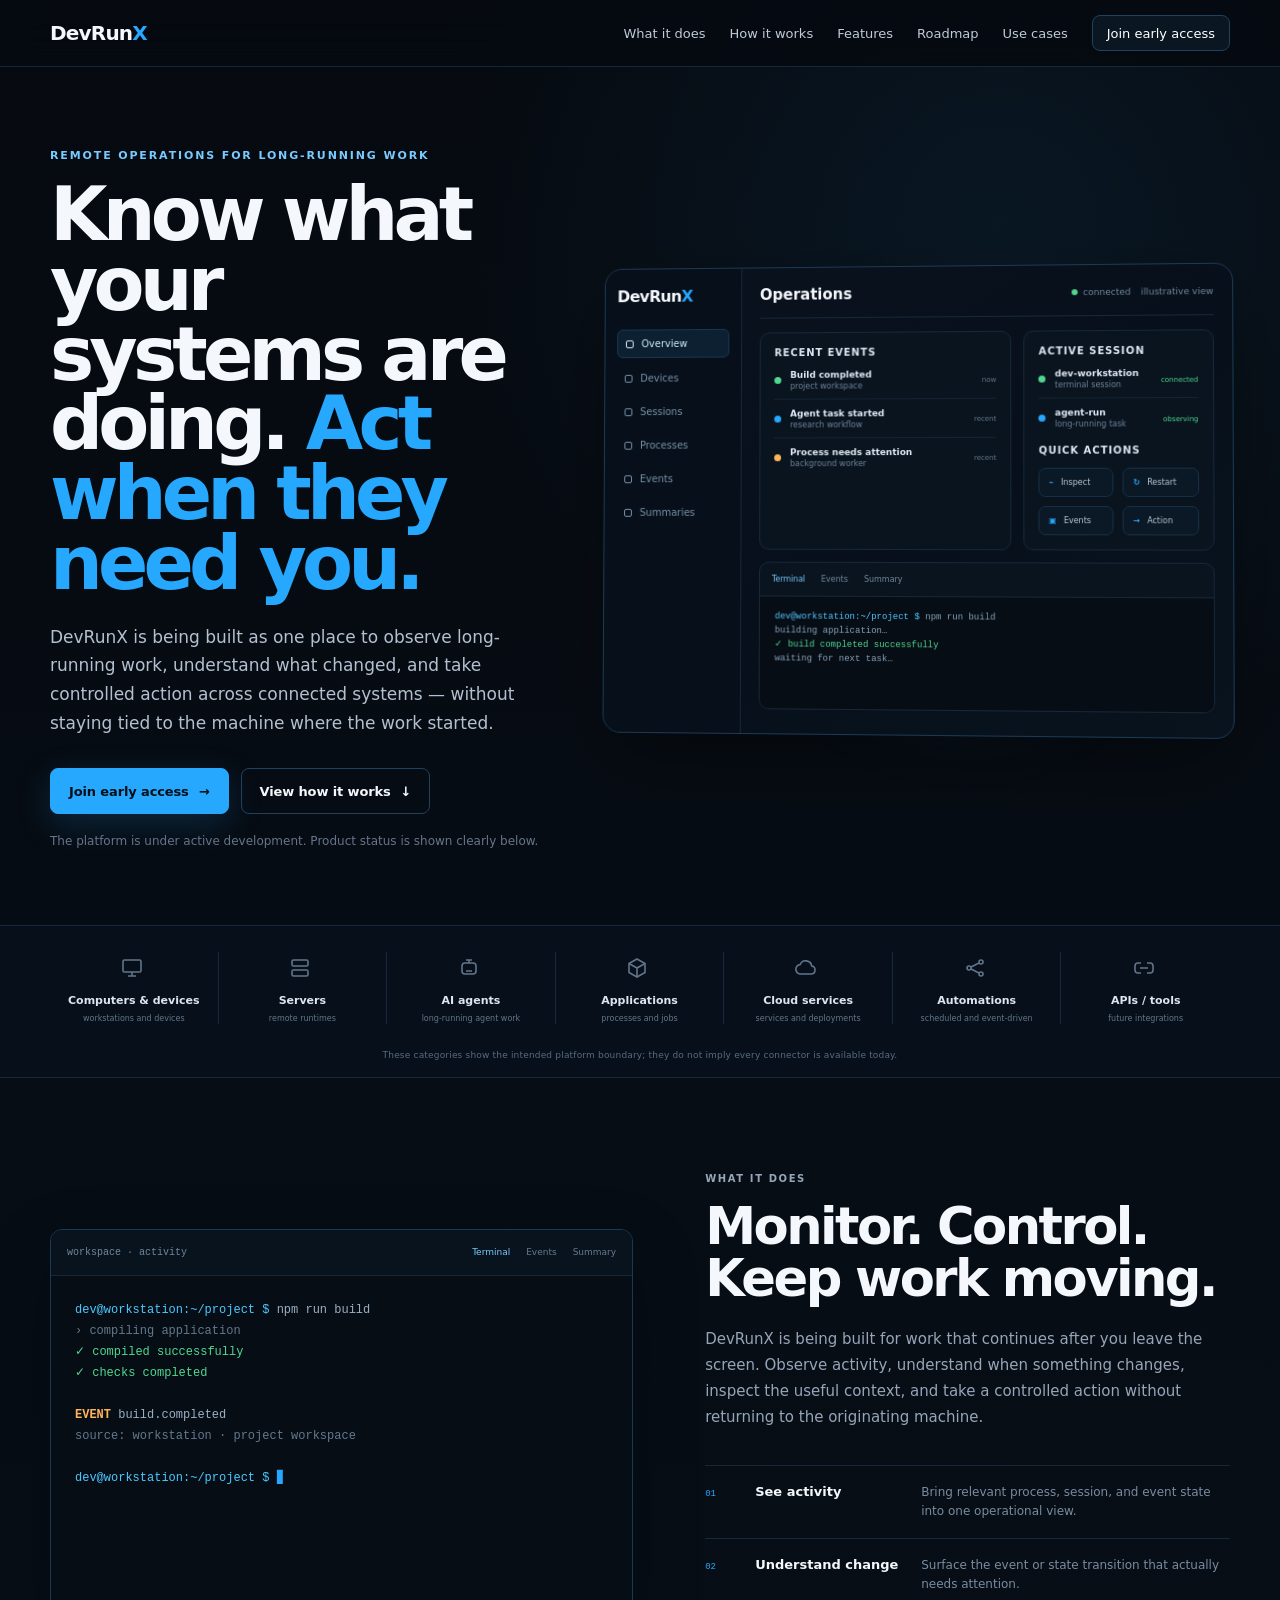
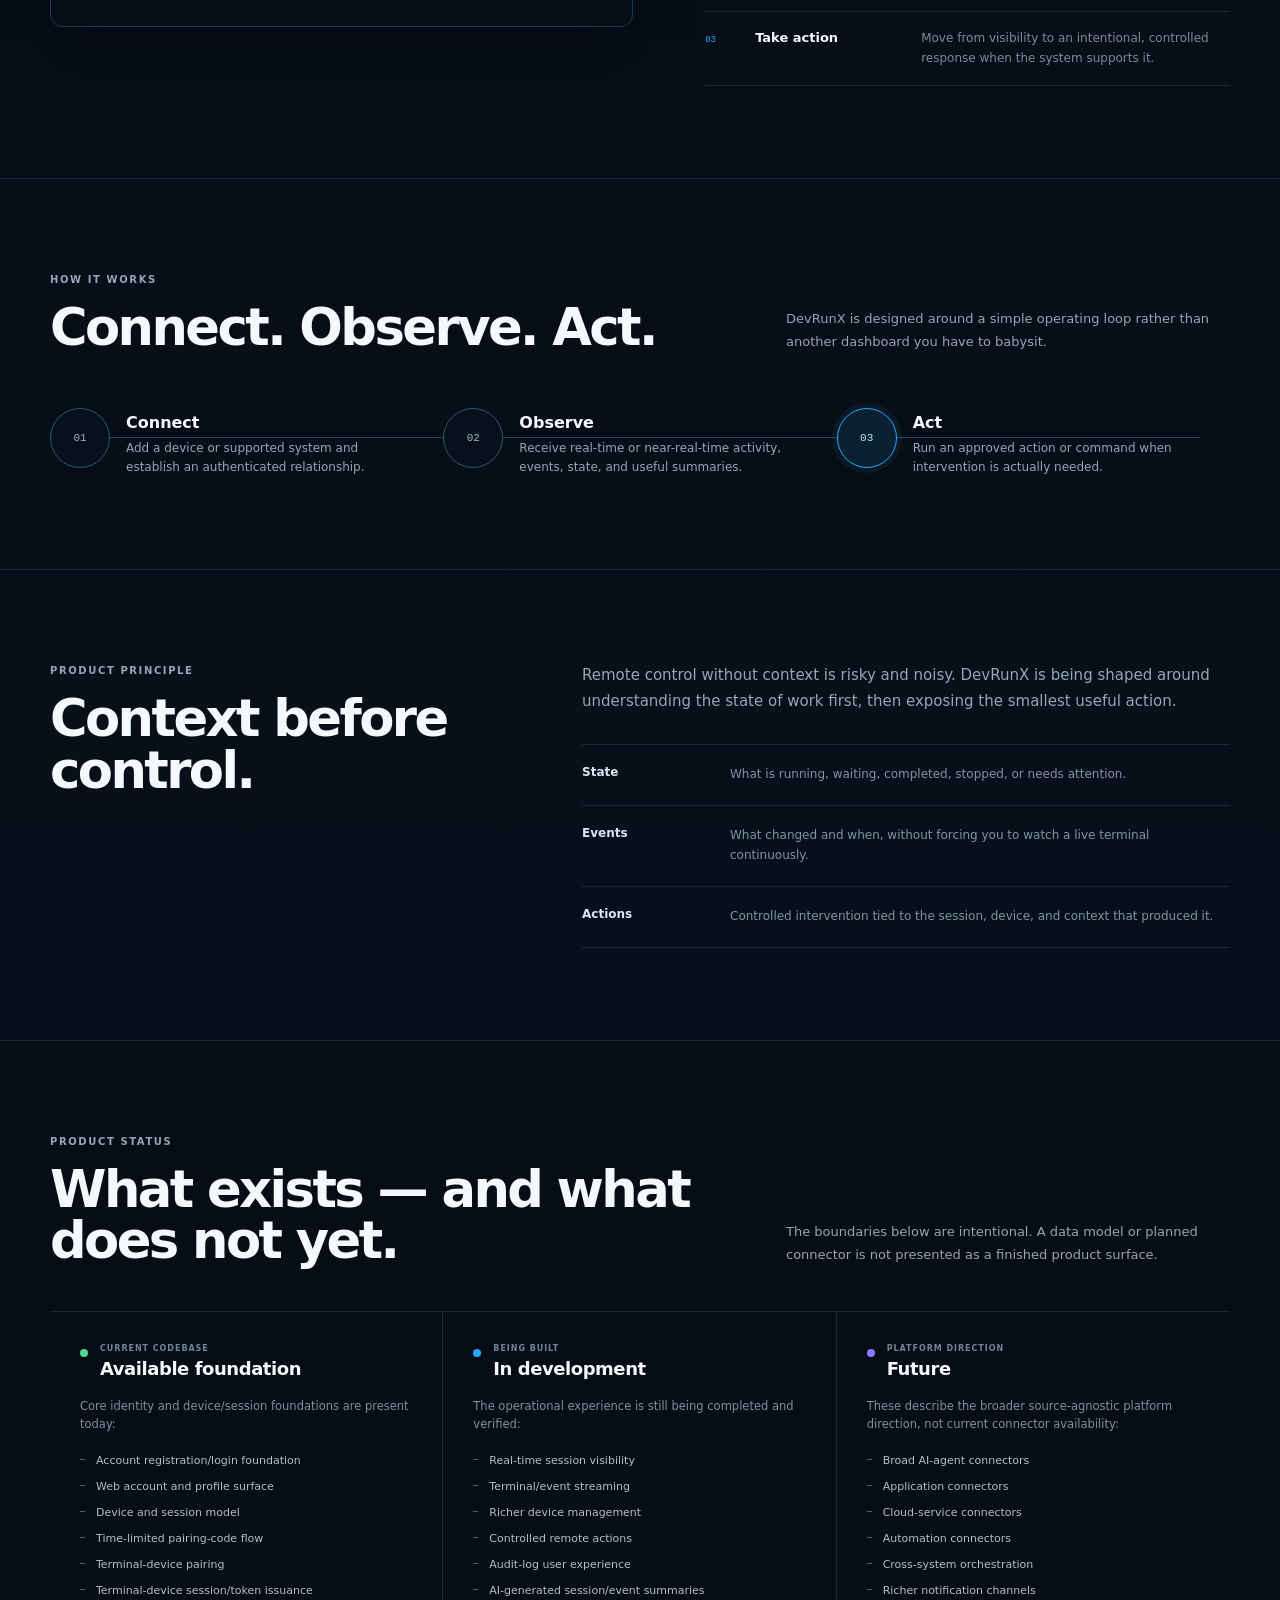
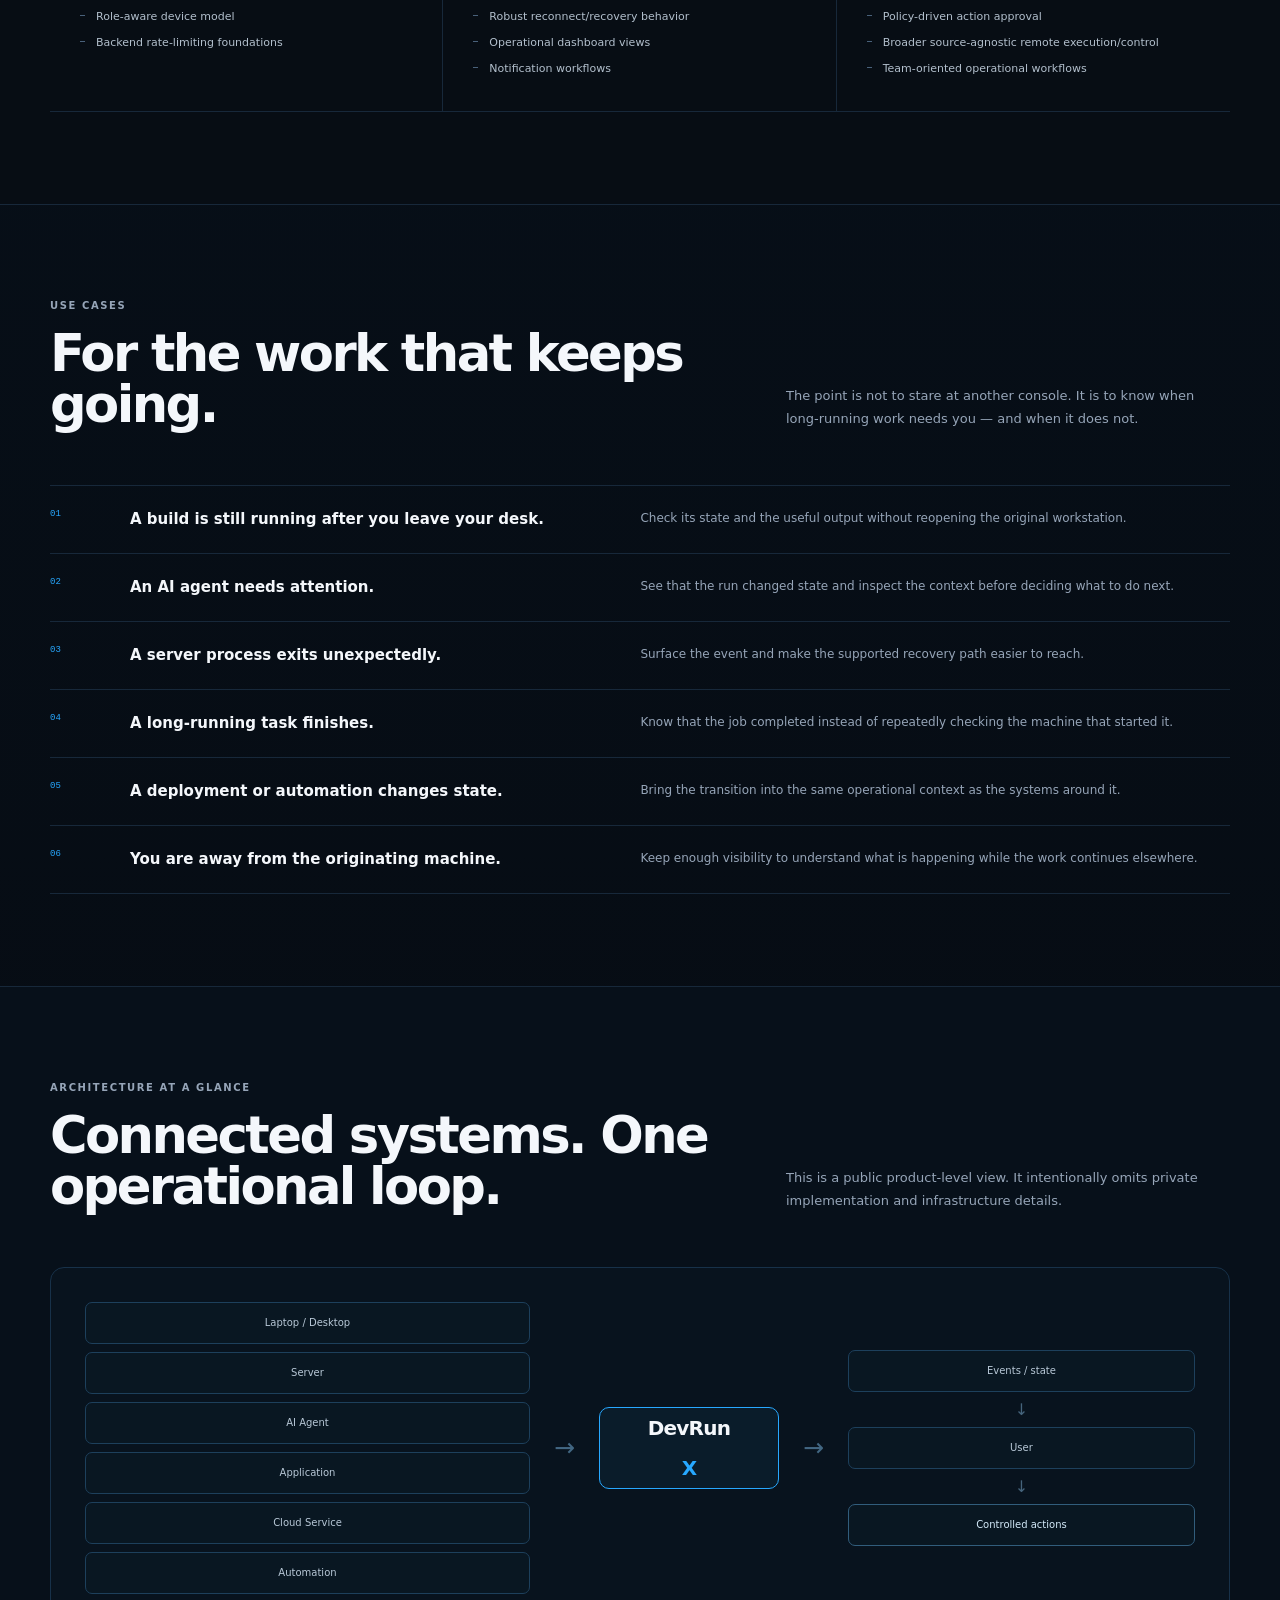
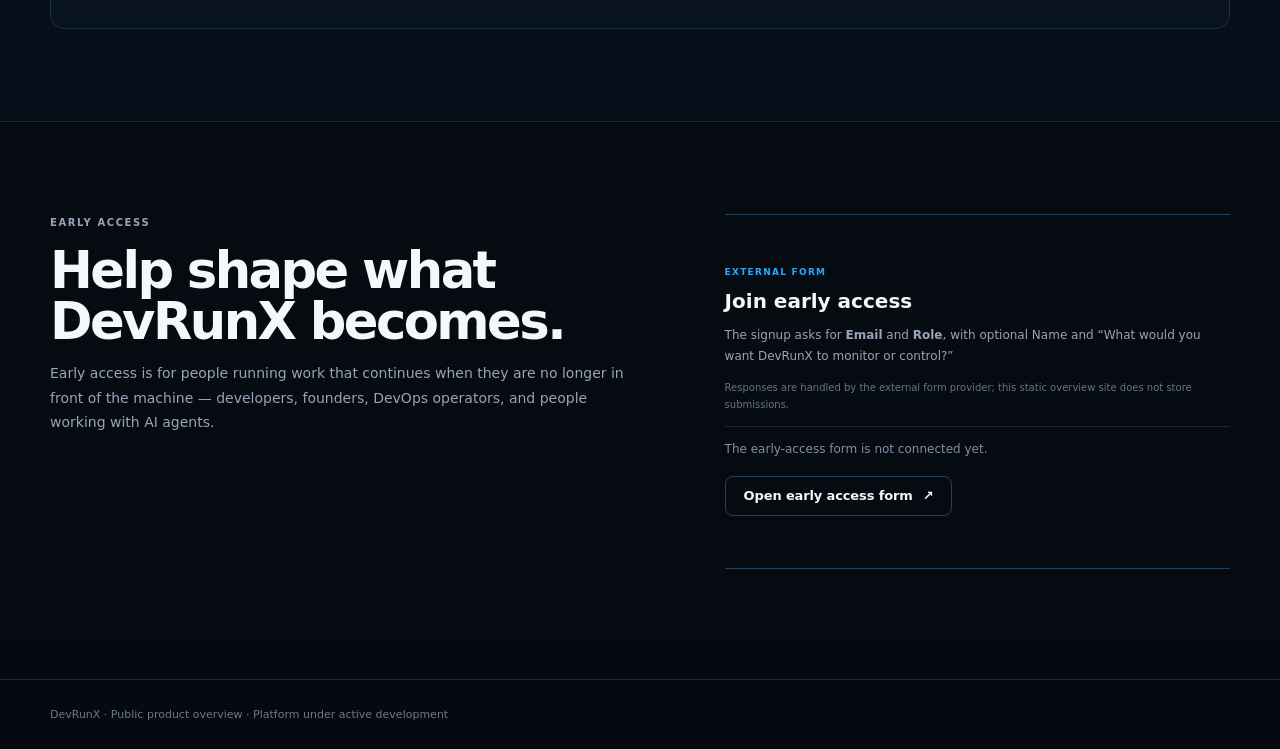
<file: index.html>
<!doctype html>
<html lang="en">
<head>
  <meta charset="utf-8" />
  <meta name="viewport" content="width=device-width,initial-scale=1" />
  <title>DevRunX — Know what your systems are doing</title>
  <meta name="description" content="DevRunX is being built to help you monitor long-running work, understand what changed, and take controlled action from anywhere." />
  <meta name="theme-color" content="#060a10" />
  <link rel="icon" href="favicon.svg" type="image/svg+xml" />
  <link rel="stylesheet" href="styles.css" />
</head>
<body>
  <header class="site-header">
    <div class="shell nav">
      <a class="brand" href="#top" aria-label="DevRunX home">DevRun<span class="brand-x">X</span></a>
      <button class="nav-toggle" type="button" aria-expanded="false" aria-controls="primary-nav" aria-label="Open navigation">
        <span aria-hidden="true"></span><span aria-hidden="true"></span>
      </button>
      <nav id="primary-nav" class="nav-links" aria-label="Primary navigation">
        <a href="#what-it-does">What it does</a>
        <a href="#how-it-works">How it works</a>
        <a href="#features">Features</a>
        <a href="#roadmap">Roadmap</a>
        <a href="#use-cases">Use cases</a>
        <a class="nav-cta" href="#early-access">Join early access</a>
      </nav>
    </div>
  </header>

  <main id="top">
    <section class="hero" aria-labelledby="hero-title">
      <div class="shell hero-grid">
        <div class="hero-copy">
          <p class="eyebrow">Remote operations for long-running work</p>
          <h1 id="hero-title">Know what your systems are doing. <span>Act when they need you.</span></h1>
          <p class="hero-lead">
            DevRunX is being built as one place to observe long-running work, understand what changed,
            and take controlled action across connected systems — without staying tied to the machine where the work started.
          </p>
          <div class="hero-actions">
            <a class="button primary" href="#early-access">Join early access <span aria-hidden="true">→</span></a>
            <a class="button" href="#how-it-works">View how it works <span aria-hidden="true">↓</span></a>
          </div>
          <p class="hero-note">The platform is under active development. Product status is shown clearly below.</p>
        </div>

        <div class="dashboard-stage" aria-label="Illustrative DevRunX operational dashboard">
          <div class="dashboard">
            <aside class="dash-sidebar" aria-hidden="true">
              <div class="dash-logo">DevRun<span class="brand-x">X</span></div>
              <div class="dash-nav">
                <span class="active"><i class="dot-icon"></i> Overview</span>
                <span><i class="dot-icon"></i> Devices</span>
                <span><i class="dot-icon"></i> Sessions</span>
                <span><i class="dot-icon"></i> Processes</span>
                <span><i class="dot-icon"></i> Events</span>
                <span><i class="dot-icon"></i> Summaries</span>
              </div>
            </aside>
            <div class="dash-main">
              <div class="dash-top">
                <strong class="dash-title">Operations</strong>
                <div class="dash-state" aria-hidden="true">
                  <span><i class="state-dot"></i> connected</span>
                  <span>illustrative view</span>
                </div>
              </div>

              <div class="dash-grid">
                <section class="panel">
                  <h3>Recent events</h3>
                  <div class="event-list">
                    <div class="event">
                      <i class="event-mark ok"></i>
                      <div class="event-copy"><strong>Build completed</strong><span>project workspace</span></div>
                      <span class="event-time">now</span>
                    </div>
                    <div class="event">
                      <i class="event-mark"></i>
                      <div class="event-copy"><strong>Agent task started</strong><span>research workflow</span></div>
                      <span class="event-time">recent</span>
                    </div>
                    <div class="event">
                      <i class="event-mark warn"></i>
                      <div class="event-copy"><strong>Process needs attention</strong><span>background worker</span></div>
                      <span class="event-time">recent</span>
                    </div>
                  </div>
                </section>

                <section class="panel">
                  <h3>Active session</h3>
                  <div class="session-list">
                    <div class="session">
                      <i class="event-mark ok"></i>
                      <div><strong>dev-workstation</strong><span>terminal session</span></div>
                      <span class="session-status">connected</span>
                    </div>
                    <div class="session">
                      <i class="event-mark"></i>
                      <div><strong>agent-run</strong><span>long-running task</span></div>
                      <span class="session-status">observing</span>
                    </div>
                  </div>
                  <h3 style="margin-top:16px">Quick actions</h3>
                  <div class="quick-list">
                    <span class="quick"><b class="quick-glyph">⌁</b> Inspect</span>
                    <span class="quick"><b class="quick-glyph">↻</b> Restart</span>
                    <span class="quick"><b class="quick-glyph">▣</b> Events</span>
                    <span class="quick"><b class="quick-glyph">→</b> Action</span>
                  </div>
                </section>

                <section class="panel terminal-mini">
                  <div class="terminal-tabs"><span class="active">Terminal</span><span>Events</span><span>Summary</span></div>
                  <pre class="terminal-body"><span class="cyan">dev@workstation:~/project $</span> npm run build
building application…
<span class="ok">✓ build completed successfully</span>
waiting for next task…</pre>
                </section>
              </div>
            </div>
          </div>
        </div>
      </div>
    </section>

    <section class="system-strip" aria-label="DevRunX platform direction">
      <div class="shell system-strip-inner">
        <div class="system-item">
          <span class="system-icon" aria-hidden="true"><svg aria-hidden="true" viewBox="0 0 24 24"><rect x="3" y="4" width="18" height="12" rx="1.5"/><path d="M8 20h8M12 16v4"/></svg></span>
          <strong>Computers &amp; devices</strong><span>workstations and devices</span>
        </div>
        <div class="system-item">
          <span class="system-icon" aria-hidden="true"><svg aria-hidden="true" viewBox="0 0 24 24"><rect x="4" y="4" width="16" height="6" rx="1.5"/><rect x="4" y="14" width="16" height="6" rx="1.5"/><path d="M7 7h.01M7 17h.01"/></svg></span>
          <strong>Servers</strong><span>remote runtimes</span>
        </div>
        <div class="system-item">
          <span class="system-icon" aria-hidden="true"><svg aria-hidden="true" viewBox="0 0 24 24"><rect x="5" y="7" width="14" height="11" rx="3"/><path d="M9 11h.01M15 11h.01M9 15h6M12 7V4M9 4h6"/></svg></span>
          <strong>AI agents</strong><span>long-running agent work</span>
        </div>
        <div class="system-item">
          <span class="system-icon" aria-hidden="true"><svg aria-hidden="true" viewBox="0 0 24 24"><path d="m12 3 8 4.5v9L12 21l-8-4.5v-9L12 3Z"/><path d="m4 7.5 8 4.5 8-4.5M12 12v9"/></svg></span>
          <strong>Applications</strong><span>processes and jobs</span>
        </div>
        <div class="system-item">
          <span class="system-icon" aria-hidden="true"><svg aria-hidden="true" viewBox="0 0 24 24"><path d="M7 18h10a4 4 0 0 0 .7-7.94A6 6 0 0 0 6.2 8.5 4.5 4.5 0 0 0 7 18Z"/></svg></span>
          <strong>Cloud services</strong><span>services and deployments</span>
        </div>
        <div class="system-item">
          <span class="system-icon" aria-hidden="true"><svg aria-hidden="true" viewBox="0 0 24 24"><circle cx="6" cy="12" r="2"/><circle cx="18" cy="6" r="2"/><circle cx="18" cy="18" r="2"/><path d="m8 11 8-4M8 13l8 4"/></svg></span>
          <strong>Automations</strong><span>scheduled and event-driven</span>
        </div>
        <div class="system-item">
          <span class="system-icon" aria-hidden="true"><svg aria-hidden="true" viewBox="0 0 24 24"><path d="M9 7H6a3 3 0 0 0-3 3v4a3 3 0 0 0 3 3h3M15 7h3a3 3 0 0 1 3 3v4a3 3 0 0 1-3 3h-3M8 12h8"/></svg></span>
          <strong>APIs / tools</strong><span>future integrations</span>
        </div>
      </div>
      <p class="system-disclaimer">These categories show the intended platform boundary; they do not imply every connector is available today.</p>
    </section>

    <section id="what-it-does" class="section">
      <div class="shell work-grid">
        <div class="terminal-window" aria-label="Illustrative terminal and event activity">
          <div class="window-bar">
            <span class="window-title">workspace · activity</span>
            <div class="window-tabs"><span class="active">Terminal</span><span>Events</span><span>Summary</span></div>
          </div>
          <pre class="terminal-large"><span class="prompt">dev@workstation:~/project $</span> npm run build
<span class="dim">› compiling application</span>
<span class="ok">✓ compiled successfully</span>
<span class="ok">✓ checks completed</span>

<span class="event-line">EVENT</span> build.completed
<span class="dim">source: workstation · project workspace</span>

<span class="prompt">dev@workstation:~/project $</span> <span class="cursor">▋</span></pre>
        </div>
        <div class="work-copy">
          <p class="section-kicker">What it does</p>
          <h2>Monitor. Control. Keep work moving.</h2>
          <p>
            DevRunX is being built for work that continues after you leave the screen. Observe activity,
            understand when something changes, inspect the useful context, and take a controlled action
            without returning to the originating machine.
          </p>
          <div class="capability-lines">
            <div><span>01</span><strong>See activity</strong><p>Bring relevant process, session, and event state into one operational view.</p></div>
            <div><span>02</span><strong>Understand change</strong><p>Surface the event or state transition that actually needs attention.</p></div>
            <div><span>03</span><strong>Take action</strong><p>Move from visibility to an intentional, controlled response when the system supports it.</p></div>
          </div>
        </div>
      </div>
    </section>

    <section id="how-it-works" class="section process-section">
      <div class="shell">
        <div class="section-heading-row">
          <div>
            <p class="section-kicker">How it works</p>
            <h2>Connect. Observe. Act.</h2>
          </div>
          <p>DevRunX is designed around a simple operating loop rather than another dashboard you have to babysit.</p>
        </div>
        <div class="process-rail" aria-label="DevRunX operating loop">
          <article class="process-step">
            <div class="process-node">01</div>
            <div><h3>Connect</h3><p>Add a device or supported system and establish an authenticated relationship.</p></div>
          </article>
          <article class="process-step">
            <div class="process-node">02</div>
            <div><h3>Observe</h3><p>Receive real-time or near-real-time activity, events, state, and useful summaries.</p></div>
          </article>
          <article class="process-step">
            <div class="process-node active">03</div>
            <div><h3>Act</h3><p>Run an approved action or command when intervention is actually needed.</p></div>
          </article>
        </div>
      </div>
    </section>

    <section id="features" class="section signal-section">
      <div class="shell signal-layout">
        <div>
          <p class="section-kicker">Product principle</p>
          <h2>Context before control.</h2>
        </div>
        <div class="signal-copy">
          <p>
            Remote control without context is risky and noisy. DevRunX is being shaped around understanding the state
            of work first, then exposing the smallest useful action.
          </p>
          <dl class="signal-list">
            <div><dt>State</dt><dd>What is running, waiting, completed, stopped, or needs attention.</dd></div>
            <div><dt>Events</dt><dd>What changed and when, without forcing you to watch a live terminal continuously.</dd></div>
            <div><dt>Actions</dt><dd>Controlled intervention tied to the session, device, and context that produced it.</dd></div>
          </dl>
        </div>
      </div>
    </section>

    <section id="roadmap" class="section roadmap-section">
      <div class="shell">
        <div class="section-heading-row roadmap-head">
          <div>
            <p class="section-kicker">Product status</p>
            <h2>What exists — and what does not yet.</h2>
          </div>
          <p>The boundaries below are intentional. A data model or planned connector is not presented as a finished product surface.</p>
        </div>

        <div class="status-columns">
          <section id="available" class="status-column available">
            <div class="status-head"><span class="status-mark"></span><div><span class="status-label">Current codebase</span><h3>Available foundation</h3></div></div>
            <p>Core identity and device/session foundations are present today:</p>
            <ul>
              <li>Account registration/login foundation</li>
              <li>Web account and profile surface</li>
              <li>Device and session model</li>
              <li>Time-limited pairing-code flow</li>
              <li>Terminal-device pairing</li>
              <li>Terminal-device session/token issuance</li>
              <li>Role-aware device model</li>
              <li>Backend rate-limiting foundations</li>
            </ul>
          </section>

          <section id="in-development" class="status-column developing">
            <div class="status-head"><span class="status-mark"></span><div><span class="status-label">Being built</span><h3>In development</h3></div></div>
            <p>The operational experience is still being completed and verified:</p>
            <ul>
              <li>Real-time session visibility</li>
              <li>Terminal/event streaming</li>
              <li>Richer device management</li>
              <li>Controlled remote actions</li>
              <li>Audit-log user experience</li>
              <li>AI-generated session/event summaries</li>
              <li>Robust reconnect/recovery behavior</li>
              <li>Operational dashboard views</li>
              <li>Notification workflows</li>
            </ul>
          </section>

          <section id="future" class="status-column future">
            <div class="status-head"><span class="status-mark"></span><div><span class="status-label">Platform direction</span><h3>Future</h3></div></div>
            <p>These describe the broader source-agnostic platform direction, not current connector availability:</p>
            <ul>
              <li>Broad AI-agent connectors</li>
              <li>Application connectors</li>
              <li>Cloud-service connectors</li>
              <li>Automation connectors</li>
              <li>Cross-system orchestration</li>
              <li>Richer notification channels</li>
              <li>Policy-driven action approval</li>
              <li>Broader source-agnostic remote execution/control</li>
              <li>Team-oriented operational workflows</li>
            </ul>
          </section>
        </div>
      </div>
    </section>

    <section id="use-cases" class="section">
      <div class="shell">
        <div class="section-heading-row">
          <div><p class="section-kicker">Use cases</p><h2>For the work that keeps going.</h2></div>
          <p>The point is not to stare at another console. It is to know when long-running work needs you — and when it does not.</p>
        </div>
        <div class="use-case-list">
          <article><span>01</span><h3>A build is still running after you leave your desk.</h3><p>Check its state and the useful output without reopening the original workstation.</p></article>
          <article><span>02</span><h3>An AI agent needs attention.</h3><p>See that the run changed state and inspect the context before deciding what to do next.</p></article>
          <article><span>03</span><h3>A server process exits unexpectedly.</h3><p>Surface the event and make the supported recovery path easier to reach.</p></article>
          <article><span>04</span><h3>A long-running task finishes.</h3><p>Know that the job completed instead of repeatedly checking the machine that started it.</p></article>
          <article><span>05</span><h3>A deployment or automation changes state.</h3><p>Bring the transition into the same operational context as the systems around it.</p></article>
          <article><span>06</span><h3>You are away from the originating machine.</h3><p>Keep enough visibility to understand what is happening while the work continues elsewhere.</p></article>
        </div>
      </div>
    </section>

    <section id="architecture" class="section architecture-section">
      <div class="shell">
        <div class="section-heading-row">
          <div><p class="section-kicker">Architecture at a glance</p><h2>Connected systems. One operational loop.</h2></div>
          <p>This is a public product-level view. It intentionally omits private implementation and infrastructure details.</p>
        </div>
        <div class="architecture-map" role="img" aria-label="Connected systems send events and state through DevRunX to a user who can take controlled actions">
          <div class="source-stack">
            <span>Laptop / Desktop</span>
            <span>Server</span>
            <span>AI Agent</span>
            <span>Application</span>
            <span>Cloud Service</span>
            <span>Automation</span>
          </div>
          <div class="arch-arrow" aria-hidden="true">→</div>
          <div class="arch-core">DevRun<span>X</span></div>
          <div class="arch-arrow" aria-hidden="true">→</div>
          <div class="arch-flow">
            <span>Events / state</span>
            <b aria-hidden="true">↓</b>
            <span>User</span>
            <b aria-hidden="true">↓</b>
            <span class="action-node">Controlled actions</span>
          </div>
        </div>
      </div>
    </section>

    <section id="early-access" class="section early-access-section">
      <div class="shell early-access-shell">
        <div>
          <p class="section-kicker">Early access</p>
          <h2>Help shape what DevRunX becomes.</h2>
          <p>Early access is for people running work that continues when they are no longer in front of the machine — developers, founders, DevOps operators, and people working with AI agents.</p>
        </div>
        <div class="early-access-panel" data-early-access-embed aria-label="Early access form">
          <div class="form-pending" data-form-pending>
            <span class="form-state">External form</span>
            <strong>Join early access</strong>
            <p>The signup asks for <b>Email</b> and <b>Role</b>, with optional Name and “What would you want DevRunX to monitor or control?”</p>
            <p class="form-note">Responses are handled by the external form provider; this static overview site does not store submissions.</p>
            <p class="form-connection" data-form-state>The Tally form connection is pending.</p>
            <a id="early-access-fallback" class="button form-link" href="#" hidden rel="noopener">Open early access form <span aria-hidden="true">↗</span></a>
          </div>
        </div>
      </div>
    </section>
  </main>

  <footer><div class="shell">DevRunX · Public product overview · Platform under active development</div></footer>
  <script src="site-config.js"></script>
  <script src="site.js" defer></script>
</body>
</html>
</file>
<file: styles.css>
:root{
  --bg:#060a10;
  --bg-soft:#09111b;
  --surface:#0b1521;
  --surface-2:#0e1a28;
  --text:#f4f7fb;
  --muted:#96a5b8;
  --muted-2:#66758a;
  --accent:#27a8ff;
  --accent-2:#79caff;
  --line:#17283a;
  --line-bright:#21415f;
  --ok:#50d890;
  --warn:#ffb45c;
  --danger:#ff6f7c;
  --max:1180px;
  --radius:14px;
  color-scheme:dark;
}
*{box-sizing:border-box}
html{scroll-behavior:smooth;background:var(--bg)}
body{
  margin:0;
  min-width:320px;
  overflow-x:hidden;
  background:
    radial-gradient(circle at 78% 4%,rgba(39,168,255,.08),transparent 34rem),
    linear-gradient(180deg,#060a10 0%,#07101a 46%,#060a10 100%);
  color:var(--text);
  font-family:Inter,ui-sans-serif,system-ui,-apple-system,BlinkMacSystemFont,"Segoe UI",sans-serif;
  -webkit-font-smoothing:antialiased;
}
a{color:inherit;text-decoration:none}
button,a{outline-offset:4px}
a:focus-visible,button:focus-visible{outline:2px solid var(--accent-2)}
svg{display:block}
.shell{width:min(var(--max),calc(100% - 40px));margin-inline:auto}
.site-header{
  position:sticky;top:0;z-index:30;
  border-bottom:1px solid rgba(33,65,95,.55);
  background:rgba(6,10,16,.88);
  backdrop-filter:blur(16px);
}
.nav{min-height:66px;display:flex;align-items:center;justify-content:space-between;gap:24px}
.brand{font-weight:800;letter-spacing:-.04em;font-size:20px}
.brand-x{color:var(--accent)}
.nav-links{display:flex;align-items:center;gap:24px;color:#c0cada;font-size:13px}
.nav-links a{transition:color .18s ease}
.nav-links a:hover{color:white}
.nav-links .nav-cta{
  min-height:36px;padding:0 14px;display:inline-flex;align-items:center;
  border:1px solid var(--line-bright);border-radius:8px;color:white;background:#0a1622;
}

.hero{position:relative;border-bottom:1px solid var(--line)}
.hero-grid{
  min-height:700px;
  display:grid;
  grid-template-columns:minmax(0,.88fr) minmax(500px,1.12fr);
  gap:54px;
  align-items:center;
  padding:82px 0 74px;
}
.hero-copy{position:relative;z-index:2;max-width:590px}
.eyebrow{
  margin:0 0 18px;
  color:var(--accent-2);
  font-size:11px;font-weight:800;letter-spacing:.17em;text-transform:uppercase;
}
.hero h1{
  margin:0;
  font-size:clamp(3.2rem,5.8vw,5.8rem);
  line-height:.94;
  letter-spacing:-.065em;
  font-weight:740;
}
.hero h1 span{color:var(--accent)}
.hero-lead{
  margin:24px 0 0;
  max-width:590px;
  color:#b4c0d0;
  font-size:17px;
  line-height:1.7;
}
.hero-actions{display:flex;align-items:center;gap:12px;margin-top:30px;flex-wrap:wrap}
.button{
  min-height:46px;
  display:inline-flex;align-items:center;justify-content:center;gap:10px;
  padding:0 18px;border:1px solid var(--line-bright);border-radius:8px;
  font-size:13px;font-weight:750;letter-spacing:-.01em;
  transition:transform .18s ease,border-color .18s ease,background .18s ease;
}
.button:hover{transform:translateY(-1px);border-color:#356a94}
.button.primary{
  background:var(--accent);border-color:var(--accent);color:#03101a;
  box-shadow:0 10px 34px rgba(39,168,255,.18)
}
.hero-note{margin:18px 0 0;color:var(--muted-2);font-size:12px;line-height:1.6}

.dashboard-stage{position:relative;perspective:1200px}
.dashboard-stage::before{
  content:"";position:absolute;inset:14% 2% -6% 18%;
  background:radial-gradient(circle,rgba(39,168,255,.16),transparent 65%);
  filter:blur(32px);pointer-events:none
}
.dashboard{
  position:relative;z-index:2;overflow:hidden;
  display:grid;grid-template-columns:140px 1fr;
  min-height:470px;
  border:1px solid #1c3a56;
  border-radius:18px;
  background:linear-gradient(145deg,#09121d,#07101a 55%,#08131e);
  box-shadow:0 28px 80px rgba(0,0,0,.36);
  transform:rotateY(-3deg) rotateX(1deg);
}
.dash-sidebar{
  border-right:1px solid var(--line);
  padding:18px 12px;
  background:#07101a;
}
.dash-logo{font-weight:800;letter-spacing:-.04em;margin-bottom:24px}
.dash-nav{display:grid;gap:7px;color:#7890a8;font-size:10px}
.dash-nav span{
  display:flex;gap:8px;align-items:center;padding:8px;border-radius:6px
}
.dash-nav .active{color:#cfeeff;background:#0d2031;border:1px solid #163754}
.dot-icon{width:8px;height:8px;border:1px solid currentColor;border-radius:2px}
.dash-main{padding:18px}
.dash-top{
  display:flex;justify-content:space-between;align-items:center;
  padding-bottom:14px;border-bottom:1px solid var(--line)
}
.dash-title{font-size:15px;font-weight:780}
.dash-state{display:flex;gap:10px;color:#71869c;font-size:9px}
.dash-state span{display:flex;align-items:center;gap:5px}
.state-dot{width:6px;height:6px;border-radius:999px;background:var(--ok)}
.dash-grid{
  display:grid;
  grid-template-columns:1.15fr .85fr;
  gap:12px;
  margin-top:14px;
}
.panel{border:1px solid var(--line);background:#09141f;border-radius:10px;padding:14px}
.panel h3{margin:0 0 12px;font-size:10px;color:#dce7f3;text-transform:uppercase;letter-spacing:.09em}
.event-list,.session-list,.quick-list{display:grid;gap:9px}
.event,.session{
  display:grid;grid-template-columns:auto 1fr auto;align-items:center;gap:9px;
  padding-bottom:8px;border-bottom:1px solid rgba(23,40,58,.75)
}
.event:last-child,.session:last-child{border-bottom:0;padding-bottom:0}
.event-mark{width:7px;height:7px;border-radius:50%;background:var(--accent)}
.event-mark.ok{background:var(--ok)} .event-mark.warn{background:var(--warn)}
.event-copy strong,.session strong{display:block;font-size:9px;color:#dfeaf6;font-weight:650}
.event-copy span,.session span{display:block;font-size:8px;color:#6f8398;margin-top:2px}
.event-time{font-size:7px;color:#65788b}
.session-status{font-size:7px!important;color:var(--ok)!important}
.quick-list{grid-template-columns:1fr 1fr}
.quick{
  display:flex;gap:7px;align-items:center;padding:9px;border:1px solid #173047;
  border-radius:7px;background:#0b1825;color:#b9c7d5;font-size:8px
}
.quick-glyph{color:var(--accent)}
.terminal-mini{grid-column:1/-1;padding:0;overflow:hidden}
.terminal-tabs{height:34px;display:flex;align-items:center;gap:16px;padding:0 12px;border-bottom:1px solid var(--line);font-size:8px;color:#71879c}
.terminal-tabs .active{color:var(--accent-2)}
.terminal-body{
  margin:0;padding:14px 15px 16px;min-height:112px;
  color:#88a2b8;background:#060d15;
  font:9px/1.55 ui-monospace,SFMono-Regular,Menlo,Consolas,monospace;
  white-space:pre-wrap
}
.terminal-body .ok{color:var(--ok)}
.terminal-body .cyan{color:#54c5ff}

.system-strip{border-bottom:1px solid var(--line);background:#07101a}
.system-strip-inner{
  display:grid;grid-template-columns:repeat(7,minmax(0,1fr));
  padding:26px 0;gap:0
}
.system-item{
  min-width:0;text-align:center;padding:0 12px;border-right:1px solid var(--line)
}
.system-item:last-child{border-right:0}
.system-icon{
  width:28px;height:28px;margin:0 auto 10px;
  display:grid;place-items:center;color:var(--accent)
}
.system-icon svg{width:24px;height:24px;stroke:currentColor;fill:none;stroke-width:1.6}
.system-item strong{display:block;font-size:11px;color:#dce6f1;line-height:1.3}
.system-item span{display:block;margin-top:4px;font-size:8px;line-height:1.4;color:#61758a}
.system-disclaimer{
  margin:0;padding:0 0 17px;text-align:center;color:#566b80;font-size:9px;letter-spacing:.02em
}

.section{padding:92px 0;border-bottom:1px solid var(--line)}
.section-kicker{margin:0 0 14px;color:var(--accent-2);font-size:10px;text-transform:uppercase;font-weight:800;letter-spacing:.16em}
.section h2{margin:0;font-size:clamp(2rem,4vw,4rem);line-height:1;letter-spacing:-.05em}
.section p{color:var(--muted);line-height:1.75}
.status-placeholder{max-width:760px}
footer{padding:28px 0;color:#687b8d;font-size:11px}

@media (max-width:1020px){
  .hero-grid{grid-template-columns:1fr;min-height:auto;padding:70px 0 62px}
  .hero-copy{max-width:760px}
  .dashboard-stage{max-width:820px;width:100%}
  .dashboard{transform:none}
  .system-strip-inner{grid-template-columns:repeat(4,1fr);row-gap:28px}
  .system-item:nth-child(4){border-right:0}
}


.work-grid{display:grid;grid-template-columns:minmax(0,1fr) minmax(0,.9fr);gap:72px;align-items:center}
.terminal-window{overflow:hidden;border:1px solid #1a3953;border-radius:12px;background:#060d15;box-shadow:0 24px 68px rgba(0,0,0,.24)}
.window-bar{min-height:46px;display:flex;align-items:center;justify-content:space-between;gap:18px;padding:0 16px;border-bottom:1px solid var(--line);background:#09131e}
.window-title{font:10px ui-monospace,SFMono-Regular,Menlo,monospace;color:#71879c}
.window-tabs{display:flex;align-items:center;gap:16px;font-size:9px;color:#657a90}
.window-tabs .active{color:var(--accent-2)}
.terminal-large{margin:0;min-height:350px;padding:24px;color:#9bb0c4;font:12px/1.75 ui-monospace,SFMono-Regular,Menlo,Consolas,monospace;white-space:pre-wrap}
.terminal-large .prompt{color:#4cc8ff}.terminal-large .ok{color:var(--ok)}.terminal-large .dim{color:#62798e}.terminal-large .event-line{color:var(--warn);font-weight:700}.cursor{color:var(--accent)}
.work-copy>p:not(.section-kicker){font-size:15px;margin:22px 0 0}
.capability-lines{margin-top:34px;border-top:1px solid var(--line)}
.capability-lines>div{display:grid;grid-template-columns:34px 150px 1fr;gap:16px;align-items:baseline;padding:17px 0;border-bottom:1px solid var(--line)}
.capability-lines span{font:9px ui-monospace,SFMono-Regular,Menlo,monospace;color:var(--accent)}
.capability-lines strong{font-size:13px}.capability-lines p{margin:0;font-size:12px;line-height:1.6;color:#788ca0}

.section-heading-row{display:grid;grid-template-columns:minmax(0,1.2fr) minmax(260px,.8fr);gap:70px;align-items:end;margin-bottom:54px}
.section-heading-row>p{margin:0;max-width:520px;font-size:13px}
.process-section{background:#070e17}
.process-rail{display:grid;grid-template-columns:repeat(3,1fr);position:relative}
.process-rail::before{content:"";position:absolute;left:30px;right:30px;top:29px;height:1px;background:#28455f}
.process-step{position:relative;z-index:1;display:grid;grid-template-columns:60px 1fr;gap:16px;padding-right:34px}
.process-node{width:60px;height:60px;border:1px solid #315571;border-radius:50%;display:grid;place-items:center;background:#07111b;color:#9bb3c9;font:11px ui-monospace,SFMono-Regular,Menlo,monospace}
.process-node.active{border-color:var(--accent);background:#0b2030;color:#b9e6ff;box-shadow:0 0 0 5px rgba(39,168,255,.07)}
.process-step h3{margin:5px 0 7px;font-size:16px}.process-step p{margin:0;font-size:12px;line-height:1.6}

.signal-layout{display:grid;grid-template-columns:minmax(0,.8fr) minmax(0,1.2fr);gap:100px;align-items:start}
.signal-copy>p{margin:0 0 30px;max-width:660px;font-size:15px}
.signal-list{margin:0;border-top:1px solid var(--line)}
.signal-list>div{display:grid;grid-template-columns:120px 1fr;gap:28px;padding:20px 0;border-bottom:1px solid var(--line)}
.signal-list dt{font-size:12px;color:#dce7f2;font-weight:750}.signal-list dd{margin:0;color:#8093a7;font-size:12px;line-height:1.65}

.roadmap-section{background:#070d14}
.roadmap-head{margin-bottom:44px}
.status-columns{display:grid;grid-template-columns:repeat(3,1fr);border-top:1px solid var(--line);border-bottom:1px solid var(--line)}
.status-column{padding:32px 30px 34px;border-right:1px solid var(--line)}
.status-column:last-child{border-right:0}
.status-head{display:flex;gap:12px;align-items:flex-start;margin-bottom:18px}
.status-mark{width:8px;height:8px;border-radius:50%;margin-top:5px;background:#75869a}
.available .status-mark{background:var(--ok)}.developing .status-mark{background:var(--accent)}.future .status-mark{background:#8f78ff}
.status-label{display:block;margin-bottom:5px;color:#71859a;font-size:8px;font-weight:800;letter-spacing:.12em;text-transform:uppercase}
.status-column h3{margin:0;font-size:18px;letter-spacing:-.025em}
.status-column>p{margin:0 0 20px;font-size:11.5px;line-height:1.6;color:#7d90a3}
.status-column ul{margin:0;padding:0;list-style:none;display:grid;gap:10px}
.status-column li{position:relative;padding-left:16px;color:#b2bfcc;font-size:11px;line-height:1.45}
.status-column li::before{content:"";position:absolute;left:0;top:.52em;width:5px;height:1px;background:#49617a}

.use-case-list{border-top:1px solid var(--line)}
.use-case-list article{display:grid;grid-template-columns:52px minmax(240px,.9fr) minmax(0,1.1fr);gap:28px;align-items:start;padding:23px 0;border-bottom:1px solid var(--line)}
.use-case-list article>span{color:var(--accent);font:9px ui-monospace,SFMono-Regular,Menlo,monospace}
.use-case-list h3{margin:0;font-size:15px;line-height:1.4}.use-case-list p{margin:0;font-size:12px;line-height:1.65}

.architecture-section{background:#07101a}
.architecture-map{display:grid;grid-template-columns:1fr auto 180px auto .78fr;gap:24px;align-items:center;padding:34px;border:1px solid #173149;border-radius:14px;background:#08131e}
.source-stack,.arch-flow{display:grid;gap:8px}
.source-stack span,.arch-flow span{min-height:42px;display:flex;align-items:center;justify-content:center;padding:0 12px;border:1px solid #1d405c;border-radius:7px;background:#091722;color:#b8c8d7;font-size:10px;text-align:center}
.arch-core{min-height:82px;display:grid;place-items:center;border:1px solid var(--accent);border-radius:10px;background:#0a1c2a;font-size:20px;font-weight:800;letter-spacing:-.04em}.arch-core span{color:var(--accent)}
.arch-arrow{color:#426783;font-size:25px;text-align:center}
.arch-flow b{text-align:center;color:#45647c;font-weight:400}
.arch-flow .action-node{border-color:#315d7c;color:#d4eafa}

.early-access-section{padding-bottom:110px}
.early-access-shell{display:grid;grid-template-columns:minmax(0,1fr) minmax(340px,.85fr);gap:80px;align-items:start}
.early-access-shell>div:first-child>p:not(.section-kicker){max-width:650px;font-size:14px}
.early-access-panel{padding:26px 0;border-top:1px solid var(--line-bright);border-bottom:1px solid var(--line-bright)}
.early-access-panel .form-state{display:block;margin-bottom:12px;color:var(--accent);font-size:9px;text-transform:uppercase;letter-spacing:.14em;font-weight:800}
.early-access-panel strong{font-size:20px}.early-access-panel p{font-size:12px;margin:12px 0 0}.early-access-panel .form-note{font-size:10px;color:#62768a}


.nav-toggle{
  display:none;width:40px;height:40px;padding:0;border:1px solid var(--line-bright);
  border-radius:8px;background:#09131e;place-items:center;align-content:center;gap:6px
}
.nav-toggle span{display:block;width:17px;height:1px;background:#d5e4f1;transition:transform .18s ease}

@media (max-width:768px){
  .shell{width:min(var(--max),calc(100% - 28px))}
  .site-header{position:sticky}
  .nav{min-height:58px;position:relative}
  .nav-toggle{display:grid;margin-left:auto}
  .nav-links{
    position:absolute;left:0;right:0;top:calc(100% + 1px);
    display:none;align-items:stretch;gap:0;padding:8px 14px 14px;
    border:1px solid var(--line);border-top:0;border-radius:0 0 10px 10px;
    background:#07101a;box-shadow:0 18px 40px rgba(0,0,0,.26)
  }
  .nav-open .nav-links{display:grid}
  .nav-links a{padding:12px 6px;border-bottom:1px solid var(--line)}
  .nav-links a:last-child{border-bottom:0}
  .nav-links .nav-cta{margin-top:8px;justify-content:center;border:1px solid var(--line-bright)}
  .nav-open .nav-toggle span:first-child{transform:translateY(3.5px) rotate(45deg)}
  .nav-open .nav-toggle span:last-child{transform:translateY(-3.5px) rotate(-45deg)}

  .hero-grid{grid-template-columns:1fr;gap:38px;min-height:auto;padding:56px 0 50px}
  .hero-copy{max-width:650px}
  .hero h1{font-size:clamp(2.8rem,11vw,4.7rem)}
  .hero-lead{font-size:15px}
  .dashboard-stage{width:100%;max-width:none}
  .dashboard{grid-template-columns:104px 1fr;min-height:410px;transform:none;border-radius:12px}
  .dash-sidebar{padding:14px 9px}
  .dash-main{padding:13px}
  .dash-grid{gap:9px}
  .panel{padding:11px}
  .terminal-body{font-size:8px}

  .system-strip-inner{grid-template-columns:repeat(2,minmax(0,1fr));padding:22px 0;row-gap:0}
  .system-item{padding:18px 8px;border-right:1px solid var(--line);border-bottom:1px solid var(--line)}
  .system-item:nth-child(even){border-right:0}
  .system-item:last-child{border-bottom:0}
  .system-item:nth-last-child(2){border-bottom:0}

  .section{padding:70px 0}
  .work-grid,.signal-layout,.early-access-shell{grid-template-columns:1fr;gap:46px}
  .terminal-large{min-height:300px;font-size:11px;padding:18px}
  .section-heading-row{grid-template-columns:1fr;gap:18px;margin-bottom:38px;align-items:start}
  .section-heading-row>p{max-width:650px}
  .process-rail{grid-template-columns:1fr;gap:28px}
  .process-rail::before{left:29px;right:auto;top:28px;bottom:28px;width:1px;height:auto}
  .process-step{grid-template-columns:60px 1fr;padding-right:0}
  .status-columns{grid-template-columns:1fr}
  .status-column{border-right:0;border-bottom:1px solid var(--line);padding:28px 4px}
  .status-column:last-child{border-bottom:0}
  .use-case-list article{grid-template-columns:40px 1fr;gap:12px 18px}
  .use-case-list article p{grid-column:2}
  .architecture-map{grid-template-columns:1fr;gap:14px;padding:24px}
  .source-stack{grid-template-columns:repeat(2,1fr)}
  .arch-arrow{transform:rotate(90deg);font-size:20px}
  .arch-core{min-height:68px}
  .arch-flow{max-width:420px;width:100%;margin-inline:auto}
}

@media (max-width:480px){
  .shell{width:min(var(--max),calc(100% - 22px))}
  .brand{font-size:18px}
  .hero-grid{padding:44px 0 38px;gap:28px}
  .eyebrow{font-size:9px;margin-bottom:13px}
  .hero h1{font-size:clamp(2.4rem,12.4vw,3.25rem);line-height:.97}
  .hero-lead{margin-top:18px;font-size:13.5px;line-height:1.62}
  .hero-actions{align-items:stretch;flex-direction:column;margin-top:23px}
  .button{width:100%;min-height:44px}
  .hero-note{font-size:10px}

  .dashboard{display:block;min-height:0}
  .dash-sidebar{display:none}
  .dash-main{padding:11px}
  .dash-top{padding:3px 2px 11px}
  .dash-state span:last-child{display:none}
  .dash-grid{grid-template-columns:1fr}
  .dash-grid>.panel:nth-child(2){display:none}
  .terminal-mini{display:block}
  .terminal-body{min-height:98px;padding:12px;font-size:7.6px}
  .terminal-tabs{height:30px}
  .event-copy span,.event-time{font-size:7px}

  .system-strip-inner{grid-template-columns:1fr 1fr}
  .system-item{min-height:104px}
  .system-item strong{font-size:10px}.system-item span{font-size:7.5px}
  .system-disclaimer{padding-inline:18px}

  .section{padding:54px 0}
  .section h2{font-size:clamp(2rem,10.5vw,2.75rem)}
  .terminal-large{min-height:250px;font-size:9.5px;line-height:1.65}
  .window-bar{display:block;padding:11px 12px}
  .window-tabs{margin-top:8px}
  .capability-lines>div{grid-template-columns:26px 1fr;gap:8px 12px}
  .capability-lines p{grid-column:2}
  .signal-list>div{grid-template-columns:1fr;gap:7px}
  .status-column{padding:24px 0}
  .use-case-list article{padding:20px 0}
  .use-case-list h3{font-size:13px}.use-case-list p{font-size:11px}
  .source-stack{grid-template-columns:1fr 1fr;gap:6px}
  .source-stack span,.arch-flow span{min-height:38px;font-size:9px}
  .architecture-map{padding:18px}
  .early-access-section{padding-bottom:70px}
}

@media (prefers-reduced-motion:reduce){
  html{scroll-behavior:auto}
  *,*::before,*::after{scroll-behavior:auto!important;transition-duration:.01ms!important;animation-duration:.01ms!important;animation-iteration-count:1!important}
  .button:hover{transform:none}
}

.early-access-panel{min-height:280px}
.form-pending{padding:26px 0}
.form-connection{padding-top:12px;border-top:1px solid var(--line);color:#7d92a6!important}
.form-link{margin-top:16px;min-height:40px}
.tally-frame{display:block;width:100%;min-height:520px;border:0;background:transparent}

.not-found{min-height:100vh;display:grid;place-items:center;padding:40px 0}
.not-found-inner{max-width:720px}
.not-found .brand{display:inline-block;margin-bottom:72px}
.not-found h1{margin:0;font-size:clamp(2.5rem,7vw,5rem);line-height:.95;letter-spacing:-.055em}
.not-found p:not(.section-kicker){max-width:520px;margin:22px 0;color:var(--muted);line-height:1.7}
</file>
